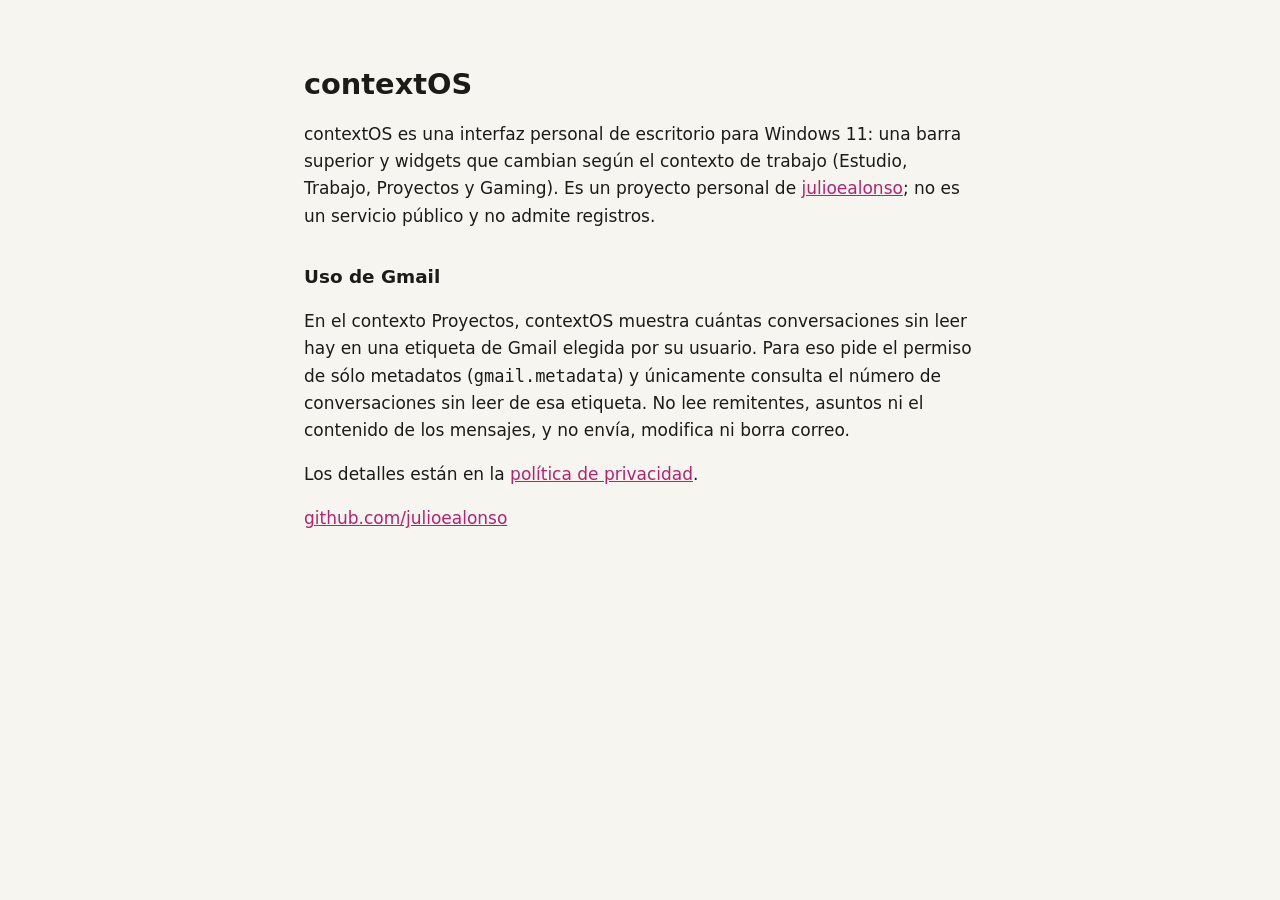
<file: contextos/index.html>
<!doctype html>
<html lang="es">
<head>
<meta charset="utf-8"><meta name="viewport" content="width=device-width, initial-scale=1">
<title>contextOS</title>
<meta name="description" content="Interfaz personal de escritorio para Windows 11.">
<link rel="stylesheet" href="estilo.css">
</head>
<body><main>
<h1>contextOS</h1>
<p>contextOS es una interfaz personal de escritorio para Windows 11: una barra superior y widgets
que cambian según el contexto de trabajo (Estudio, Trabajo, Proyectos y Gaming). Es un proyecto
personal de <a href="https://github.com/julioealonso">julioealonso</a>; no es un servicio público y no admite registros.</p>
<h2>Uso de Gmail</h2>
<p>En el contexto Proyectos, contextOS muestra cuántas conversaciones sin leer hay en una etiqueta
de Gmail elegida por su usuario. Para eso pide el permiso de sólo metadatos
(<code>gmail.metadata</code>) y únicamente consulta el número de conversaciones sin leer de esa
etiqueta. No lee remitentes, asuntos ni el contenido de los mensajes, y no envía, modifica ni borra correo.</p>
<p>Los detalles están en la <a href="privacidad.html">política de privacidad</a>.</p>
<p class="pie"><a href="https://github.com/julioealonso">github.com/julioealonso</a></p>
</main></body>
</html>
</file>
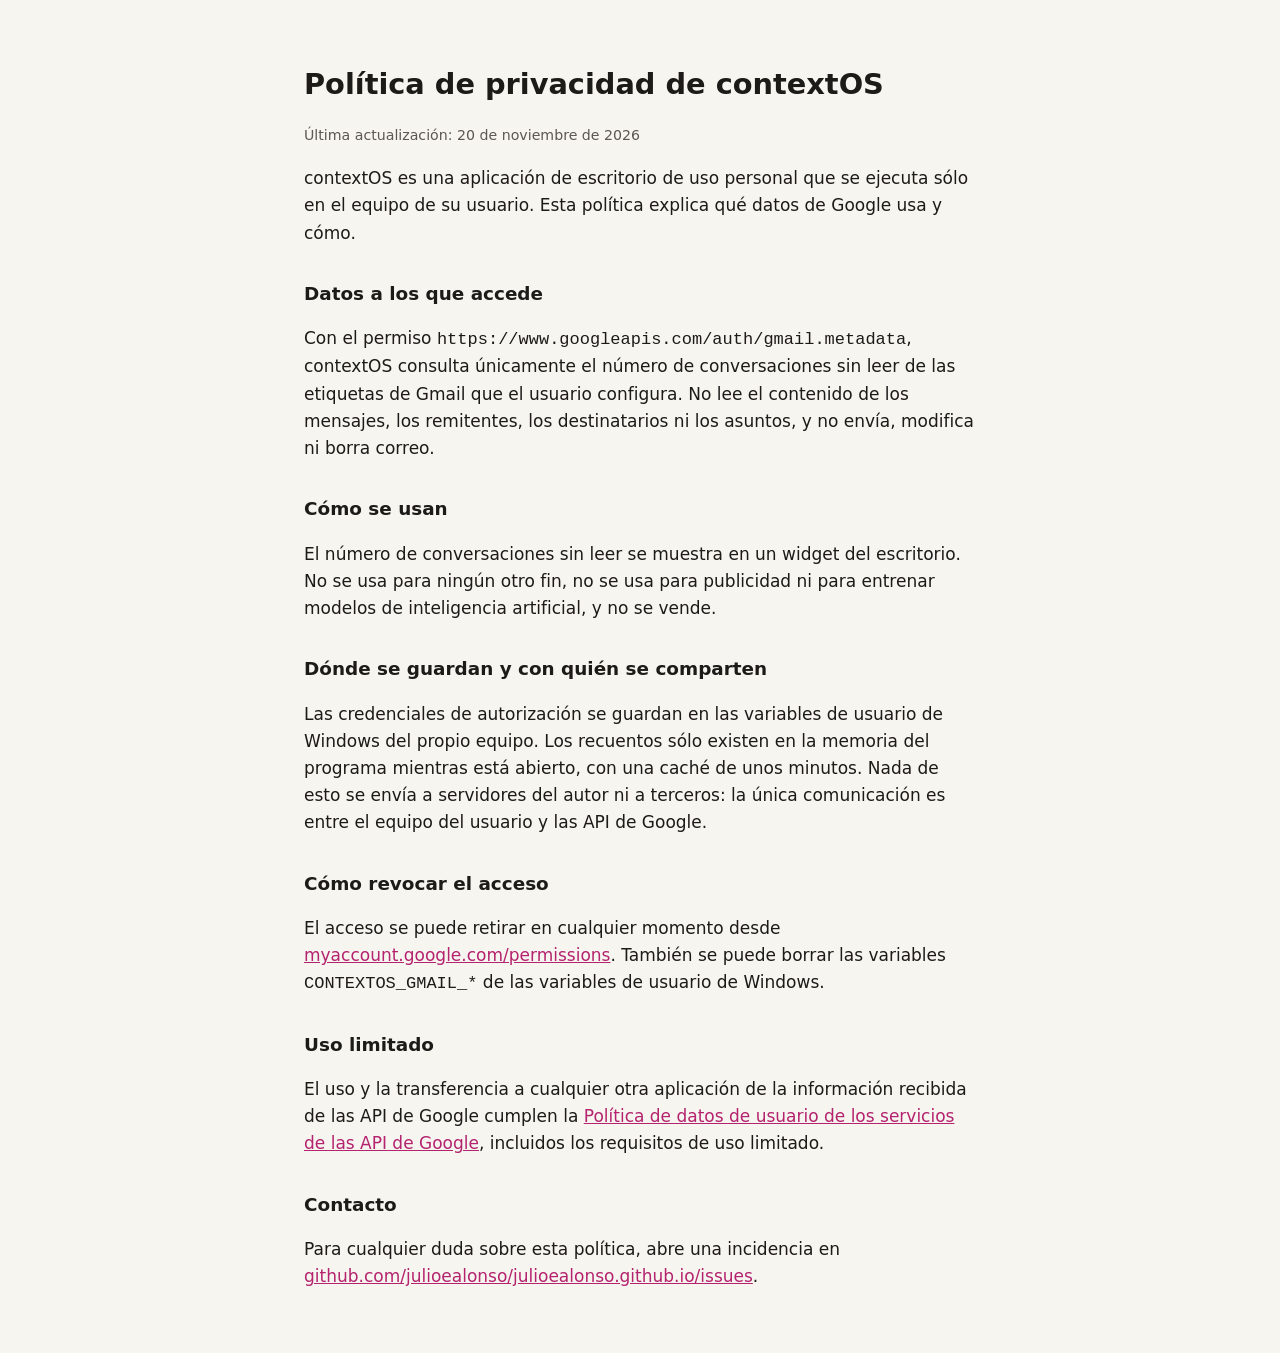
<file: contextos/privacidad.html>
<!doctype html>
<html lang="es">
<head>
<meta charset="utf-8"><meta name="viewport" content="width=device-width, initial-scale=1">
<title>Privacidad de contextOS</title>
<meta name="description" content="Política de privacidad de contextOS.">
<link rel="stylesheet" href="estilo.css">
</head>
<body><main>
<h1>Política de privacidad de contextOS</h1>
<p><small>Última actualización: 20 de noviembre de 2026</small></p>
<p>contextOS es una aplicación de escritorio de uso personal que se ejecuta sólo en el equipo de su
usuario. Esta política explica qué datos de Google usa y cómo.</p>

<h2>Datos a los que accede</h2>
<p>Con el permiso <code>https://www.googleapis.com/auth/gmail.metadata</code>, contextOS consulta
únicamente el número de conversaciones sin leer de las etiquetas de Gmail que el usuario configura.
No lee el contenido de los mensajes, los remitentes, los destinatarios ni los asuntos, y no envía,
modifica ni borra correo.</p>

<h2>Cómo se usan</h2>
<p>El número de conversaciones sin leer se muestra en un widget del escritorio. No se usa para ningún
otro fin, no se usa para publicidad ni para entrenar modelos de inteligencia artificial, y no se vende.</p>

<h2>Dónde se guardan y con quién se comparten</h2>
<p>Las credenciales de autorización se guardan en las variables de usuario de Windows del propio
equipo. Los recuentos sólo existen en la memoria del programa mientras está abierto, con una caché
de unos minutos. Nada de esto se envía a servidores del autor ni a terceros: la única comunicación
es entre el equipo del usuario y las API de Google.</p>

<h2>Cómo revocar el acceso</h2>
<p>El acceso se puede retirar en cualquier momento desde
<a href="https://myaccount.google.com/permissions">myaccount.google.com/permissions</a>. También
se puede borrar las variables <code>CONTEXTOS_GMAIL_*</code> de las variables de usuario de Windows.</p>

<h2>Uso limitado</h2>
<p>El uso y la transferencia a cualquier otra aplicación de la información recibida de las API de
Google cumplen la <a href="https://developers.google.com/terms/api-services-user-data-policy">Política
de datos de usuario de los servicios de las API de Google</a>, incluidos los requisitos de uso limitado.</p>

<h2>Contacto</h2>
<p>Para cualquier duda sobre esta política, abre una incidencia en
<a href="https://github.com/julioealonso/julioealonso.github.io/issues">github.com/julioealonso/julioealonso.github.io/issues</a>.</p>
</main></body>
</html>
</file>
<file: contextos/estilo.css>
:root { --fondo: #f7f5f0; --texto: #1d1b18; --suave: #5c5750; --acento: #b4236e; }
@media (prefers-color-scheme: dark) { :root { --fondo: #131211; --texto: #ece8e1; --suave: #a39d94; --acento: #ff6fc8; } }
body { margin: 0; background: var(--fondo); color: var(--texto); font: 17px/1.6 system-ui, sans-serif; }
main { max-width: 42rem; margin: 0 auto; padding: 3rem 1rem; }
h1 { font-size: 1.8rem; line-height: 1.2; } h2 { font-size: 1.15rem; margin-top: 2rem; }
p.pie, small { color: var(--suave); } a { color: var(--acento); }
</file>
